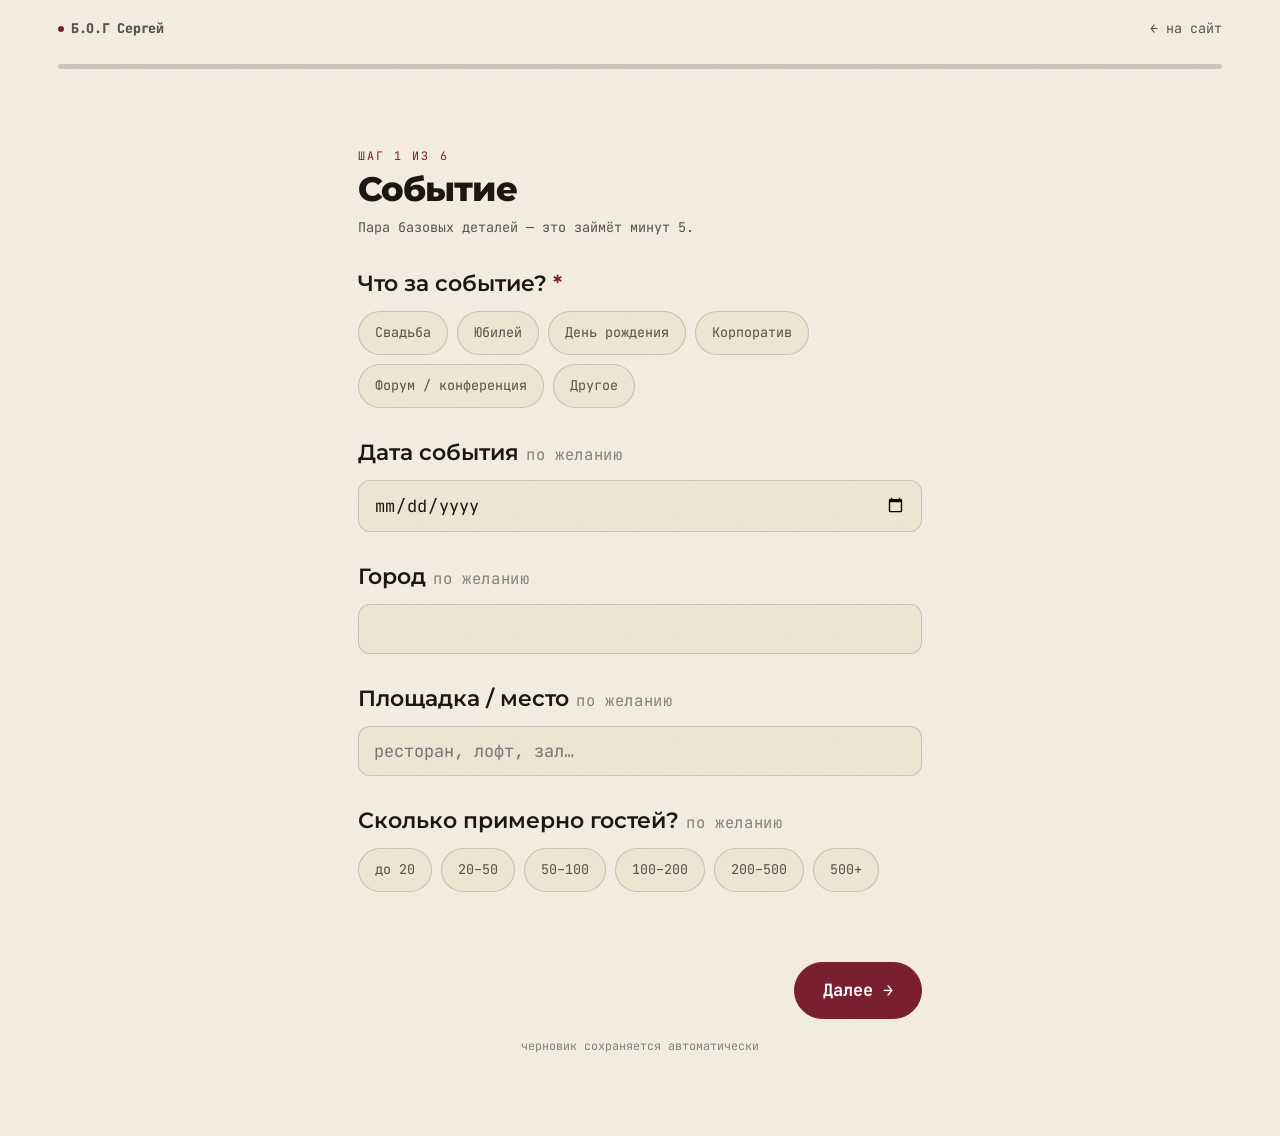
<file: anketa.html>
<!DOCTYPE html>
<html lang="ru" data-theme="light" data-anim="editorial">
<head>
<meta charset="UTF-8" />
<meta name="viewport" content="width=device-width, initial-scale=1.0" />
<link rel="icon" type="image/svg+xml" href="/favicon.svg" />
<title>Анкета события · Б.О.Г Сергей</title>
<meta name="description" content="Короткая анкета-бриф: расскажите о вашем событии — Сергей подготовит программу под вас." />
<meta name="robots" content="noindex, follow" />
<link rel="preconnect" href="https://fonts.googleapis.com" />
<link rel="preconnect" href="https://fonts.gstatic.com" crossorigin />
<link href="https://fonts.googleapis.com/css2?family=Montserrat:wght@600;700;800;900&family=Caveat:wght@600;700&family=JetBrains+Mono:wght@400;500;600&display=swap" rel="stylesheet" />
<link rel="stylesheet" href="css/studio.css?v=71" />
<style>
.bfwrap{max-width:680px;margin:0 auto;padding:clamp(16px,4vw,40px) var(--pad) 80px}
.bftop{display:flex;align-items:center;justify-content:space-between;padding:18px var(--pad);position:sticky;top:0;background:var(--bg);z-index:10}
.bftop a{font-family:var(--f-mono);font-size:var(--step--1);color:var(--paper-dim)}
.bflogo{font-family:var(--f-display);font-weight:800;letter-spacing:-.02em;display:inline-flex;align-items:center;gap:.5em}
.bflogo i{width:.5em;height:.5em;border-radius:50%;background:var(--accent)}
.bfprog{height:5px;background:var(--line);border-radius:999px;overflow:hidden;margin:6px var(--pad) 0}
.bfprog span{display:block;height:100%;background:var(--accent);width:0;transition:width .35s var(--ease)}
.bfhead{margin:clamp(20px,4vw,38px) 0 6px}
.bfstepn{font-family:var(--f-mono);font-size:var(--step--2);letter-spacing:.18em;text-transform:uppercase;color:var(--accent)}
.bftitle{font-family:var(--f-display);font-weight:800;letter-spacing:-.025em;font-size:clamp(1.7rem,1.2rem+2vw,2.6rem);color:var(--paper);line-height:1.05;margin-top:6px}
.bfsub{font-family:var(--f-mono);font-size:var(--step--1);color:var(--paper-dim);margin-top:10px}
.bffield{margin-top:clamp(18px,2.5vw,26px)}
.bflbl{display:block;font-family:var(--f-display);font-weight:600;font-size:var(--step-1);color:var(--paper);margin-bottom:10px}
.bflbl .opt{font-family:var(--f-mono);font-weight:400;font-size:.7em;color:var(--paper-faint);letter-spacing:.04em;margin-left:.5em}
.bflbl .bfreq{color:var(--accent)}
.bfi,.bft{width:100%;font-family:var(--f-body);font-size:var(--step-0);color:var(--paper);background:var(--bg-1);border:1.5px solid var(--line);border-radius:12px;padding:13px 15px;transition:border-color .2s}
.bft{resize:vertical;min-height:90px;line-height:1.6}
.bfi:focus,.bft:focus{outline:none;border-color:var(--accent)}
.bfchips{display:flex;flex-wrap:wrap;gap:9px}
.bfchip{font-family:var(--f-mono);font-size:var(--step--1);padding:10px 16px;border-radius:999px;border:1.5px solid var(--line);background:var(--bg-1);color:var(--paper-dim);cursor:pointer;transition:.18s;user-select:none}
.bfchip:hover{border-color:var(--line-2)}
.bfchip.on{background:var(--accent);border-color:var(--accent);color:#fff}
.bfcards{display:flex;flex-direction:column;gap:10px}
.bfcard{display:flex;gap:8px;flex-wrap:wrap;align-items:center}
.bfcard .bfi{flex:1;min-width:120px}
.bfcard .del{flex:0 0 auto;width:42px;height:46px;border:1.5px solid var(--line);border-radius:12px;background:var(--bg-1);color:var(--paper-dim);cursor:pointer;font-size:18px}
.bfcard .del:hover{border-color:var(--accent);color:var(--accent)}
.bfadd{align-self:flex-start;font-family:var(--f-mono);font-size:var(--step--1);color:var(--accent);background:none;border:1.5px dashed var(--line-2);border-radius:10px;padding:9px 14px;cursor:pointer}
.bfadd:hover{border-color:var(--accent)}
.bfconsent{display:flex;align-items:flex-start;gap:.7em;font-family:var(--f-mono);font-size:var(--step--1);line-height:1.55;color:var(--paper-dim);cursor:pointer}
.bfconsent input{width:1.2em;height:1.2em;margin-top:.15em;accent-color:var(--accent);flex:0 0 auto}
.bfconsent a{color:var(--accent);border-bottom:1px solid currentColor}
.bfnav{display:flex;gap:12px;justify-content:space-between;margin-top:clamp(26px,4vw,40px)}
.bfbtn{font-family:var(--f-body);font-weight:700;font-size:var(--step-0);border-radius:999px;padding:14px 28px;cursor:pointer;border:1.5px solid var(--line-2);background:transparent;color:var(--paper);transition:.2s}
.bfbtn:hover{border-color:var(--paper)}
.bfbtn--main{background:var(--accent);border-color:var(--accent);color:#fff;margin-left:auto}
.bfbtn--main:hover{filter:brightness(1.06)}
.bfbtn:disabled{opacity:.5;cursor:default}
.bferr{font-family:var(--f-mono);font-size:var(--step--1);color:var(--accent);margin-top:14px;min-height:1.2em}
.bfsaved{font-family:var(--f-mono);font-size:var(--step--2);color:var(--paper-faint);text-align:center;margin-top:18px}
.bfdone{text-align:center;padding:clamp(30px,8vw,70px) 0}
.bfdone .mark{width:64px;height:64px;border-radius:50%;background:var(--accent);color:#fff;display:grid;place-items:center;margin:0 auto 20px}
.bfdone .mark svg{width:32px;height:32px}
.bfdone h2{font-family:var(--f-display);font-weight:800;font-size:clamp(1.8rem,1.2rem+2.4vw,3rem);color:var(--paper);letter-spacing:-.02em}
.bfdone p{font-family:var(--f-mono);font-size:var(--step-0);color:var(--paper-dim);max-width:42ch;margin:14px auto 0;line-height:1.7}
</style>
</head>
<body>
<div class="grain" aria-hidden="true"></div>

<div class="bftop">
  <a href="index.html" class="bflogo"><i></i>Б.О.Г&nbsp;Сергей</a>
  <a href="index.html">← на сайт</a>
</div>
<div class="bfprog"><span id="bfbar"></span></div>

<main class="bfwrap" id="bfroot"></main>

<script>
(function(){
  "use strict";
  var META = ["name","contact","eventType","date","city","venue","guests"];

  var STEPS = [
    { title:"Событие", sub:"Пара базовых деталей — это займёт минут 5.", fields:[
      { type:"chips", key:"eventType", label:"Что за событие?", required:true, options:["Свадьба","Юбилей","День рождения","Корпоратив","Форум / конференция","Другое"] },
      { type:"date", key:"date", label:"Дата события", opt:true },
      { type:"text", key:"city", label:"Город", opt:true },
      { type:"text", key:"venue", label:"Площадка / место", opt:true, ph:"ресторан, лофт, зал…" },
      { type:"chips", key:"guests", label:"Сколько примерно гостей?", opt:true, options:["до 20","20–50","50–100","100–200","200–500","500+"] }
    ]},
    { title:"Как с вами связаться", sub:"Чтобы Сергей мог обсудить детали.", fields:[
      { type:"text", key:"name", label:"Как вас зовут?", required:true },
      { type:"text", key:"contact", label:"Телефон или Telegram", required:true, ph:"+7… или @username" },
      { type:"text", key:"socials", label:"Соцсети", opt:true, ph:"VK / Instagram (по желанию)" }
    ]},
    { title:"Формат и атмосфера", sub:"Чтобы вечер был именно вашим.", fields:[
      { type:"chips", multi:true, key:"mood", label:"Какое настроение хотите?", opt:true, options:["Тёплое, семейное","Динамичное, драйв","Торжественное","Неформальное","Камерное","Масштабное"] },
      { type:"textarea", key:"must", label:"Что точно должно быть?", opt:true },
      { type:"textarea", key:"avoid", label:"Чего точно НЕ нужно?", opt:true }
    ]},
    { title:"Программа и слово гостям", sub:"Можно пропустить и дополнить позже.", fields:[
      { type:"textarea", key:"keymoments", label:"Ключевые моменты / блоки программы", opt:true },
      { type:"cards", key:"speakers", label:"Кому дать слово / тосты", opt:true, cols:["Имя","Кто это / факт"] }
    ]},
    { title:"Музыка", sub:"", fields:[
      { type:"textarea", key:"music_key", label:"Важные композиции на ключевые моменты", opt:true },
      { type:"textarea", key:"music_stop", label:"Стоп-лист — что НЕ играть", opt:true },
      { type:"textarea", key:"music_dance", label:"Танцевальные предпочтения / жанры", opt:true }
    ]},
    { title:"Традиции", when:function(a){return a.eventType==="Свадьба";}, fields:[
      { type:"chips", multi:true, key:"traditions", label:"Какие традиции оставляем?", opt:true, options:["Каравай","Семейный очаг","Танец с родителями","Букет невесты","Бутоньерка","Торт"] },
      { type:"textarea", key:"love_story", label:"Пара слов о вашей истории", opt:true }
    ]},
    { title:"Детали события", when:function(a){return a.eventType && a.eventType!=="Свадьба";}, fields:[
      { type:"textarea", key:"hero", label:"О ком/чём событие, кто виновник торжества?", opt:true },
      { type:"textarea", key:"goal", label:"Цель и важные детали", opt:true },
      { type:"chips", multi:true, key:"tech", label:"Что нужно технически?", opt:true, options:["Микрофоны","Экран / проектор","Награждение","Выступления спикеров","Живая музыка"] }
    ]},
    { title:"Почти готово", sub:"Последний шаг.", fields:[
      { type:"textarea", key:"wishes", label:"Что ещё важно знать?", opt:true },
      { type:"consent", key:"consent", label:"", required:true }
    ]}
  ];

  var A = {};
  try { A = JSON.parse(localStorage.getItem("bog_brief_draft")||"{}") || {}; } catch(e){ A = {}; }
  var idx = 0;
  var root = document.getElementById("bfroot");
  var bar = document.getElementById("bfbar");

  function visible(){ return STEPS.filter(function(s){ return !s.when || s.when(A); }); }
  function save(){ try{ localStorage.setItem("bog_brief_draft", JSON.stringify(A)); }catch(e){} }
  function esc(s){ return String(s==null?"":s).replace(/[&<>"]/g,function(c){return {"&":"&amp;","<":"&lt;",">":"&gt;",'"':"&quot;"}[c];}); }

  function fieldHTML(f){
    var req = f.required ? '<span class="bfreq"> *</span>' : (f.opt ? '<span class="opt">по желанию</span>' : '');
    var lbl = f.label ? '<label class="bflbl">'+esc(f.label)+req+'</label>' : '';
    var v = A[f.key];
    if(f.type==="text") return '<div class="bffield">'+lbl+'<input class="bfi" data-k="'+f.key+'" type="text" value="'+esc(v||"")+'" placeholder="'+esc(f.ph||"")+'"></div>';
    if(f.type==="date") return '<div class="bffield">'+lbl+'<input class="bfi" data-k="'+f.key+'" type="date" value="'+esc(v||"")+'"></div>';
    if(f.type==="number") return '<div class="bffield">'+lbl+'<input class="bfi" data-k="'+f.key+'" type="number" inputmode="numeric" min="0" value="'+esc(v||"")+'" placeholder="'+esc(f.ph||"")+'"></div>';
    if(f.type==="textarea") return '<div class="bffield">'+lbl+'<textarea class="bft" data-k="'+f.key+'" placeholder="'+esc(f.ph||"")+'">'+esc(v||"")+'</textarea></div>';
    if(f.type==="chips"){
      var sel = f.multi ? (Array.isArray(v)?v:[]) : v;
      var chips = f.options.map(function(o){
        var on = f.multi ? (sel.indexOf(o)>=0) : (sel===o);
        return '<button type="button" class="bfchip'+(on?" on":"")+'" data-chip="'+f.key+'" data-val="'+esc(o)+'" data-multi="'+(f.multi?1:0)+'">'+esc(o)+'</button>';
      }).join("");
      return '<div class="bffield">'+lbl+'<div class="bfchips">'+chips+'</div></div>';
    }
    if(f.type==="cards"){
      var rows = (Array.isArray(v)?v:[]);
      if(!rows.length) rows=[{}];
      var html = rows.map(function(r,i){
        return '<div class="bfcard" data-card="'+f.key+'" data-i="'+i+'">'+
          f.cols.map(function(c,ci){ return '<input class="bfi" data-col="'+ci+'" type="text" placeholder="'+esc(c)+'" value="'+esc(r["c"+ci]||"")+'">'; }).join("")+
          '<button type="button" class="del" data-delcard="'+f.key+'" data-i="'+i+'">×</button></div>';
      }).join("");
      return '<div class="bffield">'+lbl+'<div class="bfcards" data-cards="'+f.key+'">'+html+'</div><button type="button" class="bfadd" data-addcard="'+f.key+'">+ добавить</button></div>';
    }
    if(f.type==="consent"){
      var on = !!v;
      return '<div class="bffield"><label class="bfconsent"><input type="checkbox" data-k="consent"'+(on?" checked":"")+'><span>Я даю согласие на обработку персональных данных и принимаю <a href="privacy.html" target="_blank">политику конфиденциальности</a>.</span></label></div>';
    }
    return "";
  }

  function render(){
    var steps = visible();
    if(idx>=steps.length) idx=steps.length-1;
    if(idx<0) idx=0;
    var step = steps[idx];
    bar.style.width = Math.round((idx)/(steps.length-1)*100)+"%";
    var last = idx===steps.length-1;
    root.innerHTML =
      '<div class="bfhead"><div class="bfstepn">Шаг '+(idx+1)+' из '+steps.length+'</div>'+
      '<h1 class="bftitle">'+esc(step.title)+'</h1>'+(step.sub?'<p class="bfsub">'+esc(step.sub)+'</p>':'')+'</div>'+
      step.fields.map(fieldHTML).join("")+
      '<p class="bferr" id="bferr"></p>'+
      '<div class="bfnav">'+
        (idx>0?'<button type="button" class="bfbtn" id="bfback">Назад</button>':'')+
        '<button type="button" class="bfbtn bfbtn--main" id="bfnext">'+(last?"Отправить":"Далее →")+'</button>'+
      '</div>'+
      '<p class="bfsaved">черновик сохраняется автоматически</p>';
    wire(step);
  }

  function wire(step){
    root.querySelectorAll("[data-k]").forEach(function(el){
      el.addEventListener(el.type==="checkbox"?"change":"input", function(){
        A[el.getAttribute("data-k")] = el.type==="checkbox" ? el.checked : el.value;
        save();
      });
    });
    root.querySelectorAll("[data-chip]").forEach(function(el){
      el.addEventListener("click", function(){
        var k=el.getAttribute("data-chip"), val=el.getAttribute("data-val"), multi=el.getAttribute("data-multi")==="1";
        if(multi){ var arr=Array.isArray(A[k])?A[k]:[]; var i=arr.indexOf(val); if(i>=0)arr.splice(i,1); else arr.push(val); A[k]=arr; el.classList.toggle("on"); }
        else { A[k]=val; root.querySelectorAll('[data-chip="'+k+'"]').forEach(function(c){c.classList.remove("on");}); el.classList.add("on"); }
        save();
      });
    });
    root.querySelectorAll("[data-card]").forEach(function(card){
      card.querySelectorAll("[data-col]").forEach(function(inp){
        inp.addEventListener("input", function(){ collectCards(card.getAttribute("data-card")); });
      });
    });
    root.querySelectorAll("[data-addcard]").forEach(function(b){
      b.addEventListener("click", function(){ var k=b.getAttribute("data-addcard"); var arr=Array.isArray(A[k])?A[k]:[]; arr.push({}); A[k]=arr; save(); render(); });
    });
    root.querySelectorAll("[data-delcard]").forEach(function(b){
      b.addEventListener("click", function(){ var k=b.getAttribute("data-delcard"); collectCards(k); var arr=Array.isArray(A[k])?A[k]:[]; arr.splice(parseInt(b.getAttribute("data-i"),10),1); A[k]=arr; save(); render(); });
    });
    var back=document.getElementById("bfback"); if(back) back.addEventListener("click", function(){ idx--; render(); window.scrollTo(0,0); });
    document.getElementById("bfnext").addEventListener("click", next);
  }

  function collectCards(k){
    var arr=[];
    root.querySelectorAll('[data-cards="'+k+'"] .bfcard').forEach(function(card){
      var o={}; card.querySelectorAll("[data-col]").forEach(function(inp){ o["c"+inp.getAttribute("data-col")]=inp.value; });
      arr.push(o);
    });
    A[k]=arr; save();
  }

  function next(){
    var steps=visible(), step=steps[idx], err=document.getElementById("bferr");
    for(var i=0;i<step.fields.length;i++){
      var f=step.fields[i];
      if(f.required){
        if(f.type==="consent" && !A.consent){ err.textContent="Поставьте, пожалуйста, галочку согласия."; return; }
        if(f.type!=="consent" && !(A[f.key]&&String(A[f.key]).trim())){ err.textContent="Заполните: "+(f.label||"обязательное поле"); return; }
      }
    }
    err.textContent="";
    if(idx<steps.length-1){ idx++; render(); window.scrollTo(0,0); }
    else submit();
  }

  function fmtVal(v){
    if(Array.isArray(v)){
      if(v.length && typeof v[0]==="object"){ return v.map(function(o){return Object.keys(o).map(function(k){return o[k];}).filter(Boolean).join(" — ");}).filter(Boolean).join("\n"); }
      return v.join(", ");
    }
    return v==null?"":String(v);
  }

  function submit(){
    var btn=document.getElementById("bfnext"); btn.disabled=true; btn.textContent="Отправляю…";
    var payload={ name:A.name||"", contact:A.contact||"", eventType:A.eventType||"", date:A.date||"", city:A.city||"", venue:A.venue||"", guests:A.guests||"", sections:[] };
    visible().forEach(function(step){
      var items=[];
      step.fields.forEach(function(f){
        if(META.indexOf(f.key)>=0 || f.type==="consent") return;
        var val=fmtVal(A[f.key]).trim();
        if(val) items.push({ q:f.label||f.key, a:val });
      });
      if(items.length) items.unshift; // noop
      if(items.length) payload.sections.push({ title:step.title, items:items });
    });
    fetch("/api/brief",{ method:"POST", headers:{"Content-Type":"application/json"}, body:JSON.stringify(payload) })
      .then(function(r){ return r.ok?r.json():null; })
      .then(function(d){
        if(d&&d.success){ try{localStorage.removeItem("bog_brief_draft");}catch(e){} done(); }
        else { btn.disabled=false; btn.textContent="Отправить"; document.getElementById("bferr").textContent="Не удалось отправить — проверьте имя/контакт и попробуйте снова."; }
      })
      .catch(function(){ btn.disabled=false; btn.textContent="Отправить"; document.getElementById("bferr").textContent="Ошибка сети — попробуйте ещё раз."; });
  }

  function done(){
    bar.style.width="100%";
    root.innerHTML='<div class="bfdone"><div class="mark"><svg viewBox="0 0 24 24" fill="none" stroke="currentColor" stroke-width="2.6"><path d="M5 12l5 5L20 7"/></svg></div>'+
      '<h2>Анкета отправлена!</h2><p>Спасибо! Сергей получил вашу анкету и свяжется с вами, чтобы обсудить детали. Можно закрывать страницу.</p>'+
      '<div style="margin-top:26px"><a class="bfbtn" href="index.html">← Вернуться на сайт</a></div></div>';
    window.scrollTo(0,0);
  }

  render();
})();
</script>
</body>
</html>
</file>
<file: css/studio.css>
/* =====================================================================
   ВЕДУЩИЙ — cinematic studio system (v2)
   Монохром: near-black + тёплый off-white. Весь цвет — из фотографий.
   Типографика: Onest (гротеск) + JetBrains Mono (тех-лейблы).
   ===================================================================== */

:root{
  --bg:        #0a0a0b;
  --bg-1:      #0e0e10;
  --bg-2:      #141417;
  --bg-3:      #1b1b1f;
  --paper:     #f4f2ec;   /* тёплый off-white текст */
  --paper-dim: rgba(244,242,236,.62);
  --paper-faint: rgba(244,242,236,.40);
  --line:      rgba(244,242,236,.14);
  --line-2:    rgba(244,242,236,.28);
  --white:     #ffffff;
  --accent:    #d23a40;   /* бордо-красный — заголовки на тёмной теме */
  --accent-2:  #e0a31f;   /* тёплый жёлтый — второй акцент */
  --hl:        #f6d56a;   /* мягкий жёлтый — маркер-выделение */
  --grid:      rgba(244,242,236,.05);   /* линии сетки-«миллиметровки» (по референс-постеру) */

  --f-display: "Montserrat", "Arimo", Arial, sans-serif;  /* плакатный жирный гротеск */
  --f-body:    "JetBrains Mono", ui-monospace, "Courier New", monospace;
  --f-mono:    "JetBrains Mono", ui-monospace, "Courier New", monospace;

  --step--2: clamp(.66rem,.62rem + .14vw,.74rem);
  --step--1: clamp(.74rem,.7rem + .2vw,.84rem);
  --step-0:  clamp(.95rem,.9rem + .25vw,1.06rem);
  --step-1:  clamp(1.1rem,.95rem + .55vw,1.4rem);
  --step-2:  clamp(1.5rem,1.2rem + 1.3vw,2.3rem);
  --step-3:  clamp(2.1rem,1.5rem + 2.8vw,3.8rem);
  --step-4:  clamp(2.8rem,1.7rem + 5.2vw,6.2rem);
  --step-5:  clamp(3.4rem,1.4rem + 9vw,10rem);

  --pad: clamp(18px,4.5vw,72px);
  --maxw: 1560px;
  --sp: clamp(64px, 6.5vw, 104px);      /* единый вертикальный ритм между блоками */
  --head-gap: clamp(32px, 4vw, 56px);   /* отступ заголовка секции до контента */
  --ease: cubic-bezier(.22,1,.36,1);
  --ease-io: cubic-bezier(.76,0,.24,1);
}

*,*::before,*::after{ box-sizing:border-box; margin:0; padding:0; }
html{ -webkit-text-size-adjust:100%; overflow-x:clip; }
html.lenis,html.lenis body{ height:auto; }
.lenis.lenis-smooth{ scroll-behavior:auto !important; }
.lenis.lenis-stopped{ overflow:hidden; }

body{
  font-family:var(--f-body);
  font-size:var(--step-0);
  line-height:1.55;
  color:var(--paper);
  background:var(--bg);
  -webkit-font-smoothing:antialiased;
  text-rendering:optimizeLegibility;
  overflow-x:clip;
}
img,video,svg{ display:block; max-width:100%; }
a{ color:inherit; text-decoration:none; }
button{ font:inherit; color:inherit; background:none; border:none; cursor:pointer; }
ul{ list-style:none; }
::selection{ background:var(--paper); color:var(--bg); }

/* ---------- grain ---------- */
.grain{
  position:fixed; inset:-50%; z-index:9000; pointer-events:none; opacity:.045; mix-blend-mode:screen;
  background-image:url("data:image/svg+xml,%3Csvg xmlns='http://www.w3.org/2000/svg' width='160' height='160'%3E%3Cfilter id='n'%3E%3CfeTurbulence type='fractalNoise' baseFrequency='.9' numOctaves='2' stitchTiles='stitch'/%3E%3C/filter%3E%3Crect width='100%25' height='100%25' filter='url(%23n)'/%3E%3C/svg%3E");
  animation:grain 6s steps(6) infinite;
}
@keyframes grain{ 0%{transform:translate(0,0)}20%{transform:translate(-4%,3%)}40%{transform:translate(3%,-3%)}60%{transform:translate(-2%,4%)}80%{transform:translate(4%,2%)}100%{transform:translate(0,0)} }

/* ---------- layout ---------- */
.wrap{ width:100%; max-width:var(--maxw); margin-inline:auto; padding-inline:var(--pad); }
.section{ padding-block:var(--sp); position:relative; }
.section--tight{ padding-block:var(--sp); }

/* ---------- type primitives ---------- */
.mono{ font-family:var(--f-mono); }
.label{
  font-family:var(--f-mono); font-size:var(--step--1); letter-spacing:.22em; text-transform:uppercase;
  color:var(--paper-dim); font-weight:500; display:inline-flex; align-items:center; gap:.7em;
}
.label::before{ content:"["; color:var(--paper-faint); }
.label::after{ content:"]"; color:var(--paper-faint); }
.label--plain::before,.label--plain::after{ content:""; }
.label--plain{ gap:.7em; }
.label--dash::before{ content:""; width:clamp(18px,3vw,40px); height:1px; background:currentColor; opacity:.6; }
.label--dash::after{ content:""; }

.idx{ font-family:var(--f-mono); font-size:var(--step--1); letter-spacing:.1em; color:var(--paper-dim); }

.display{ font-family:var(--f-display); font-weight:800; line-height:.92; letter-spacing:-.025em; font-size:var(--step-4); }
.h1{ font-family:var(--f-display); font-weight:800; line-height:.96; letter-spacing:-.02em; font-size:var(--step-4); }
.h2{ font-family:var(--f-display); font-weight:700; line-height:1.0; letter-spacing:-.018em; font-size:var(--step-3); }
.h3{ font-family:var(--f-display); font-weight:600; line-height:1.06; letter-spacing:-.01em; font-size:var(--step-2); }
.lead{ font-size:var(--step-1); line-height:1.5; color:var(--paper); font-weight:400; max-width:40ch; }
.muted{ color:var(--paper-dim); }
.mono-body{ font-family:var(--f-mono); font-size:var(--step-0); line-height:1.75; letter-spacing:.01em; color:var(--paper-dim); }
.mono-body--just{ text-align:justify; }
.up{ text-transform:uppercase; }

/* ---------- buttons / links ---------- */
.btn{
  position:relative; display:inline-flex; align-items:center; gap:.8em;
  padding:.95em 1.5em; border-radius:999px; border:1px solid var(--line-2);
  font-family:var(--f-mono); font-size:var(--step--1); font-weight:500; letter-spacing:.14em; text-transform:uppercase;
  color:var(--paper); background:transparent; overflow:hidden; isolation:isolate;
  transition:color .5s var(--ease), border-color .5s var(--ease);
}
.btn::before{ content:""; position:absolute; inset:0; z-index:-1; background:var(--paper); transform:translateY(101%); transition:transform .55s var(--ease); }
.btn:hover{ color:var(--bg); border-color:var(--paper); }
.btn:hover::before{ transform:translateY(0); }
.btn--solid{ background:var(--paper); color:var(--bg); border-color:var(--paper); }
.btn--solid::before{ background:var(--bg); }
.btn--solid:hover{ color:var(--paper); }
.btn__play{ width:1.5em; height:1.5em; border-radius:50%; border:1px solid currentColor; display:grid; place-items:center; }
.btn__play svg{ width:.5em; fill:currentColor; transform:translateX(1px); }

.alink{ display:inline-flex; align-items:center; gap:.6em; font-family:var(--f-mono); font-size:var(--step--1);
  letter-spacing:.14em; text-transform:uppercase; color:var(--paper); }
.alink svg{ width:1.3em; transition:transform .4s var(--ease); }
.alink:hover svg{ transform:translate(.35em,-.35em); }

/* ---------- nav ---------- */
.nav{ position:fixed; inset:0 0 auto 0; z-index:7000; display:flex; align-items:center; justify-content:space-between;
  padding:clamp(14px,2vw,22px) var(--pad); transition:transform .5s var(--ease); }
.nav--hidden{ transform:translateY(-130%); }
.nav__logo{ font-family:var(--f-mono); font-weight:600; letter-spacing:.16em; text-transform:uppercase; font-size:var(--step--1);
  display:inline-flex; align-items:center; gap:.6em; }
.nav__logo i{ width:.5em; height:.5em; border-radius:50%; background:var(--paper); display:inline-block; }
.nav__pill{ display:flex; gap:.2em; padding:.35em; border-radius:999px; border:1px solid var(--line);
  background:rgba(10,10,11,.5); backdrop-filter:blur(14px); -webkit-backdrop-filter:blur(14px); }
.nav__pill a{ font-family:var(--f-mono); font-size:var(--step--1); letter-spacing:.12em; text-transform:uppercase;
  padding:.55em .9em; border-radius:999px; color:var(--paper-dim); transition:color .3s, background .3s; white-space:nowrap; }
.nav__pill a:hover{ color:var(--paper); }
.nav__pill a[aria-current="page"],.nav__pill a.is-active{ background:var(--paper); color:var(--bg); }
.nav__icons{ display:flex; gap:.5em; }
.iconbtn{ width:2.6em; height:2.6em; border-radius:50%; border:1px solid var(--line-2); display:grid; place-items:center;
  color:var(--paper); transition:background .35s var(--ease), color .35s var(--ease), border-color .35s; }
.iconbtn svg{ width:1.05em; height:1.05em; }
.iconbtn:hover{ background:var(--paper); color:var(--bg); border-color:var(--paper); }
.nav__burger{ display:none; }
@media (max-width:1040px){
  .nav__pill{ display:none; }
  .nav__icons .iconbtn:not(.iconbtn--keep){ display:none; }
  .nav__burger{ display:grid; place-items:center; width:2.6em; height:2.6em; border-radius:50%; border:1px solid var(--line-2); gap:4px; }
  .nav__burger span{ width:16px; height:1.5px; background:var(--paper); display:block; transition:transform .35s var(--ease),opacity .3s; }
  .nav__burger.is-open span:nth-child(1){ transform:translateY(5.5px) rotate(45deg); }
  .nav__burger.is-open span:nth-child(2){ opacity:0; }
  .nav__burger.is-open span:nth-child(3){ transform:translateY(-5.5px) rotate(-45deg); }
}
.menu{ position:fixed; inset:0; z-index:6900; background:var(--bg-1); display:flex; flex-direction:column; justify-content:center;
  padding:var(--pad); clip-path:inset(0 0 100% 0); transition:clip-path .7s var(--ease-io); pointer-events:none; }
.menu.is-open{ clip-path:inset(0 0 0 0); pointer-events:auto; }
.menu a{ font-family:var(--f-display); font-weight:700; font-size:clamp(2rem,9vw,3.4rem); letter-spacing:-.02em;
  line-height:1.18; padding:.1em 0; display:flex; align-items:baseline; gap:.5em; border-bottom:1px solid var(--line); }
.menu a small{ font-family:var(--f-mono); font-size:.8rem; color:var(--paper-dim); letter-spacing:.1em; }

/* ---------- hero ---------- */
.hero{ position:relative; min-height:100svh; display:flex; flex-direction:column; justify-content:center; align-items:center;
  overflow:hidden; isolation:isolate; text-align:center; }
.hero__media{ position:absolute; inset:0; z-index:-2; }
.hero__media img{ width:100%; height:100%; object-fit:cover; object-position:50% 28%;
  filter:contrast(1.03) saturate(1.04);
  transform:scale(1.04); animation:kenburns 28s var(--ease-io) infinite alternate; }
@keyframes kenburns{ from{ transform:scale(1.04) translate(0,0); } to{ transform:scale(1.1) translate(0,-1%); } }
.hero__scrim{ position:absolute; inset:0; z-index:-1;
  background:linear-gradient(180deg, rgba(10,10,11,.5), rgba(10,10,11,.22) 34% 56%, rgba(10,10,11,.92)),
             radial-gradient(120% 92% at 50% 44%, rgba(10,10,11,.2), rgba(10,10,11,.58) 82%); }

.hero__word{
  font-family:var(--f-display); font-weight:900; line-height:.9; letter-spacing:-.045em;
  font-size:clamp(3rem,1.2rem + 8vw,8.5rem); width:100%; padding-inline:var(--pad);
  background-image:radial-gradient(circle at center, var(--white) 0 36%, transparent 40%);
  background-size:.115em .115em; background-position:center;
  -webkit-background-clip:text; background-clip:text;
  -webkit-text-fill-color:transparent; color:transparent;
  filter:drop-shadow(0 0 10px rgba(255,255,255,.25)) drop-shadow(0 4px 30px rgba(0,0,0,.5));
}
/* image wordmark variant (PNG halftone «ВЕДУЩИЙ») */
.hero__word--img{ background:none; -webkit-text-fill-color:initial; color:transparent; line-height:0; }
.hero__word--img img{ display:block; width:min(100%, 1265px); height:auto; margin-inline:auto; }
.hero__tagline{ font-family:var(--f-mono); font-size:var(--step--1); letter-spacing:.14em; text-transform:uppercase;
  line-height:1.9; color:var(--paper); max-width:40ch; margin-top:clamp(22px,3vw,40px); }
.hero__eyebrow{ margin-bottom:clamp(20px,3vw,38px); color:var(--paper); }
.hero__top{ position:absolute; top:clamp(78px,10vh,120px); left:var(--pad); right:var(--pad); display:flex;
  justify-content:space-between; gap:1rem; font-family:var(--f-mono); font-size:var(--step--2); letter-spacing:.2em;
  text-transform:uppercase; color:var(--paper-dim); }
.hero__rec{ display:inline-flex; align-items:center; gap:.5em; }
.hero__rec i{ width:.55em; height:.55em; border-radius:50%; background:var(--white); animation:blink 1.5s steps(1) infinite; }
@keyframes blink{ 50%{ opacity:.2 } }
.hero__scroll{ position:absolute; bottom:clamp(20px,3vw,38px); left:50%; transform:translateX(-50%);
  font-family:var(--f-mono); font-size:var(--step--2); letter-spacing:.28em; text-transform:uppercase; color:var(--paper-dim);
  display:flex; flex-direction:column; align-items:center; gap:.8em; }
.hero__scroll i{ width:1px; height:42px; background:linear-gradient(var(--paper),transparent); position:relative; overflow:hidden; }
.hero__scroll i::after{ content:""; position:absolute; inset:0; background:var(--white); animation:drop 1.8s var(--ease-io) infinite; }
@keyframes drop{ 0%{ transform:translateY(-100%) } 60%,100%{ transform:translateY(100%) } }

/* ---------- statement ---------- */
.statement{ text-align:center; display:flex; flex-direction:column; align-items:center; }
.statement__media{ width:min(420px,72vw); aspect-ratio:3/4; margin-bottom:clamp(34px,5vw,64px); }
.statement__title{ font-family:var(--f-display); font-weight:700; font-size:var(--step-3); line-height:1.05; letter-spacing:-.02em;
  max-width:20ch; }
.statement__title em{ font-style:normal; color:var(--paper-dim); }
.statement__sub{ margin-top:clamp(20px,3vw,32px); max-width:54ch; }

/* ---------- media frame (grayscale -> colour) ---------- */
.media{ position:relative; overflow:hidden; background:var(--bg-2); }
.media img{ width:100%; height:100%; object-fit:cover; filter:grayscale(.55) contrast(1.05) brightness(.92);
  transform:scale(1.001); transition:filter 1s var(--ease), transform 1.4s var(--ease); }
.media.in-view img,.media:hover img{ filter:grayscale(0) contrast(1.03); }
.media:hover img{ transform:scale(1.05); }
.media__tag{ position:absolute; left:clamp(12px,1.4vw,18px); top:clamp(12px,1.4vw,18px); z-index:2;
  font-family:var(--f-mono); font-size:var(--step--2); letter-spacing:.18em; text-transform:uppercase; color:var(--paper);
  mix-blend-mode:difference; }
.media__corner{ position:absolute; width:16px; height:16px; border:1px solid rgba(255,255,255,.5); z-index:2; }
.media__corner.tl{ top:10px; left:10px; border-right:0; border-bottom:0; }
.media__corner.br{ bottom:10px; right:10px; border-left:0; border-top:0; }

/* ---------- stories / roles ---------- */
.stories{ position:relative; }
.stories__head{ display:flex; justify-content:space-between; align-items:flex-end; gap:2rem; flex-wrap:wrap;
  margin-bottom:var(--head-gap); }
.story{
  position:relative; display:grid;
  grid-template-columns:auto minmax(0,1.4fr) clamp(150px,15vw,230px) auto;
  align-items:center; column-gap:clamp(24px,3.2vw,60px); row-gap:.6em;
  padding:clamp(26px,3.2vw,46px) 0; border-top:1px solid var(--line); text-decoration:none; color:inherit;
}
.stories .story:last-child{ border-bottom:1px solid var(--line); }
.story__idx{ font-family:var(--f-mono); font-size:var(--step--1); color:var(--paper-dim); align-self:start; padding-top:.6em; letter-spacing:.1em; }
.story__meta{ display:flex; flex-direction:column; gap:.55em; min-width:0; }
.story__title{ font-family:var(--f-display); font-weight:800; font-size:clamp(1.9rem,4.4vw,4rem); line-height:1.0; letter-spacing:-.03em;
  text-wrap:balance; overflow-wrap:break-word; transition:transform .55s var(--ease), opacity .4s; }
.story__desc{ color:var(--paper-dim); font-size:var(--step-0); max-width:44ch; }
.story__thumb{ width:100%; aspect-ratio:4/3; border-radius:3px; overflow:hidden; opacity:1; transform:none; }
.story__thumb img{ width:100%; height:100%; object-fit:cover; filter:grayscale(.85) contrast(1.02);
  transform:scale(1.02); transition:filter .7s var(--ease), transform .9s var(--ease); }
.story__arrow{ width:clamp(48px,5vw,72px); height:clamp(48px,5vw,72px); border-radius:50%; border:1px solid var(--line-2);
  display:grid; place-items:center; flex:none; justify-self:end;
  transition:background .45s var(--ease), color .45s var(--ease), border-color .45s, transform .55s var(--ease); }
.story__arrow svg{ width:38%; }
.story:hover .story__title{ transform:translateX(.15em); }
.story:hover .story__arrow{ background:var(--accent); color:#fff; border-color:var(--accent); transform:rotate(-45deg); }
.story:hover .story__thumb img{ filter:grayscale(0); transform:scale(1.07); }
@media (max-width:1024px){
  .story{ grid-template-columns:auto minmax(0,1fr) auto; }
  .story__thumb{ display:none; }
}
@media (max-width:560px){
  .story{ grid-template-columns:1fr; }
  .story__idx{ padding-top:0; }
  .story__arrow{ display:none; }
}

/* full-bleed feature story (big image + overlay title) */
.feature{ position:relative; min-height:84svh; display:flex; align-items:flex-end; overflow:hidden; isolation:isolate;
  padding:clamp(24px,4vw,56px) var(--pad); }
.feature img{ position:absolute; inset:0; width:100%; height:100%; object-fit:cover; z-index:-2;
  filter:grayscale(.35) brightness(.7) contrast(1.05); transform:scale(1.04); }
.feature::after{ content:""; position:absolute; inset:0; z-index:-1;
  background:linear-gradient(180deg, rgba(10,10,11,.3), transparent 40%, rgba(10,10,11,.85)); }
.feature__title{ font-family:var(--f-display); font-weight:800; font-size:var(--step-4); line-height:.96; letter-spacing:-.02em; }
.feature__row{ display:flex; justify-content:space-between; align-items:flex-end; gap:2rem; flex-wrap:wrap; width:100%; }

/* ---------- reel (horizontal moments) ---------- */
.reel{ display:grid; grid-auto-flow:column; grid-auto-columns:minmax(240px,30vw); gap:clamp(12px,1.5vw,20px);
  overflow-x:auto; scroll-snap-type:x mandatory; padding-bottom:1rem; scrollbar-width:none; }
.reel::-webkit-scrollbar{ display:none; }
.reel__item{ scroll-snap-align:start; }
.reel__item .media{ aspect-ratio:4/5; }
.reel__cap{ display:flex; justify-content:space-between; gap:1rem; margin-top:.8em;
  font-family:var(--f-mono); font-size:var(--step--2); letter-spacing:.12em; text-transform:uppercase; color:var(--paper-dim); }
.reel__cap b{ color:var(--paper); font-weight:500; }

/* ---------- clients marquee ---------- */
.marquee{ overflow:hidden; display:flex; white-space:nowrap; border-block:1px solid var(--line); padding-block:clamp(16px,2.4vw,30px); }
.marquee__track{ display:flex; flex:none; align-items:center; animation:marq 38s linear infinite; }
.marquee--rev .marquee__track{ animation-direction:reverse; }
.marquee__track span{ font-family:var(--f-display); font-weight:600; font-size:clamp(1.4rem,3.4vw,2.6rem); letter-spacing:-.01em;
  padding-inline:clamp(18px,3vw,44px); display:inline-flex; align-items:center; gap:clamp(18px,3vw,44px); color:var(--paper-dim); }
.marquee__track span::after{ content:"✳"; font-size:.42em; color:var(--paper-faint); }
.marquee:hover .marquee__track{ animation-play-state:paused; }
@keyframes marq{ to{ transform:translateX(-50%); } }

/* ---------- footer / contact ---------- */
.footer{ background:#0c0c0e; border-top:1px solid var(--line); padding-block:var(--sp);
  --paper:#f3f1ec; --paper-dim:rgba(243,241,236,.64); --paper-faint:rgba(243,241,236,.44);
  --line:rgba(243,241,236,.16); --line-2:rgba(243,241,236,.32); --accent:#d23a40;
  color:var(--paper); }
.footer__top{ display:grid; gap:clamp(28px,5vw,64px); grid-template-columns:1fr; }
@media (min-width:880px){ .footer__top{ grid-template-columns:1.5fr 1fr; align-items:start; } }
.footer__cta{ font-family:var(--f-display); font-weight:700; font-size:var(--step-3); line-height:1.0; letter-spacing:-.02em; }
.footer__cta em{ font-style:normal; color:var(--paper-dim); }
.footer__contacts{ display:flex; flex-direction:column; gap:.9rem; }
.footer__link{ font-family:var(--f-display); font-size:var(--step-1); display:inline-flex; align-items:center; gap:.5em; width:fit-content;
  border-bottom:1px solid transparent; transition:border-color .3s; }
.footer__link:hover{ border-color:var(--line-2); }
.footer__cols{ display:flex; flex-wrap:wrap; gap:clamp(22px,4vw,54px); margin-top:clamp(36px,6vw,72px); }
.footer__col h5{ font-family:var(--f-mono); font-size:var(--step--1); letter-spacing:.18em; text-transform:uppercase; color:var(--paper-faint); margin-bottom:1em; }
.footer__col a{ display:block; padding:.28em 0; color:var(--paper-dim); transition:color .3s; }
.footer__col a:hover{ color:var(--paper); }
.footer__big{ font-family:var(--f-display); font-weight:800; font-size:clamp(3.4rem,20vw,18rem); line-height:.8; letter-spacing:-.04em;
  color:transparent; -webkit-text-stroke:1px var(--line-2); margin-top:clamp(30px,5vw,64px); overflow:hidden; }
.footer__big--img{ overflow:visible; -webkit-text-stroke:0; }
.footer__big--img img{ display:block; width:100%; height:auto; opacity:.55; }
.footer__bottom{ display:flex; justify-content:space-between; flex-wrap:wrap; gap:1rem; margin-top:clamp(34px,5vw,60px);
  padding-top:1.4rem; border-top:1px solid var(--line); font-family:var(--f-mono); font-size:var(--step--2); letter-spacing:.1em;
  text-transform:uppercase; color:var(--paper-faint); }

/* ---------- custom cursor ---------- */
.cur,.cur-ring{ position:fixed; top:0; left:0; z-index:9500; pointer-events:none; border-radius:50%; transform:translate(-50%,-50%); mix-blend-mode:difference; }
.cur{ width:6px; height:6px; background:#fff; }
.cur-ring{ width:34px; height:34px; border:1px solid rgba(255,255,255,.65); transition:width .3s var(--ease), height .3s var(--ease); }
.cur-ring.is-hover{ width:58px; height:58px; }
.cur-ring.is-view{ width:74px; height:74px; }
.cur-ring .cur-ring__txt{ font-family:var(--f-mono); font-size:9px; letter-spacing:.1em; text-transform:uppercase; color:#fff; opacity:0; transition:opacity .3s; }
.cur-ring.is-view .cur-ring__txt{ opacity:1; }
body.cur-on{ cursor:none; }
body.cur-on a,body.cur-on button{ cursor:none; }
@media (hover:none),(pointer:coarse){ .cur,.cur-ring{ display:none !important; } body.cur-on{ cursor:auto; } }

/* ---------- reveal (progressive enhancement) ---------- */
html.anim [data-reveal]{ opacity:0; }
html.anim [data-reveal="up"]{ transform:translateY(34px); }
html.anim [data-reveal="clip"]{ clip-path:inset(0 0 100% 0); opacity:1; }
html.anim [data-reveal="scale"]{ opacity:0; }
html.anim .media[data-reveal]{ opacity:1; }

@media (prefers-reduced-motion:reduce){
  *,*::before,*::after{ animation-duration:.001ms !important; animation-iteration-count:1 !important; transition-duration:.001ms !important; }
  .hero__media img,.marquee__track{ animation:none !important; }
}

/* ---------- misc ---------- */
.eyebrow-row{ display:flex; justify-content:space-between; align-items:flex-end; gap:2rem; flex-wrap:wrap; margin-bottom:var(--head-gap); }
.split{ display:grid; gap:clamp(24px,4vw,64px); grid-template-columns:1fr; }
@media (min-width:900px){ .split-2{ grid-template-columns:1fr 1fr; } .split-31{ grid-template-columns:1.5fr 1fr; } }
.mt-s{ margin-top:1.1rem; } .mt-m{ margin-top:2rem; } .mt-l{ margin-top:clamp(28px,4vw,52px); }
.center{ text-align:center; }
.maxw-prose{ max-width:62ch; } .maxw-head{ max-width:16ch; }
.word{ display:inline-block; overflow:hidden; vertical-align:top; }
.word__in{ display:inline-block; will-change:transform; }
@media (max-width:600px){
  .hero__word{ font-size:clamp(2.4rem,13vw,4.4rem); background-size:.1em .1em; letter-spacing:-.03em; }
  .story__title,.feature__title{ font-size:clamp(1.9rem,9vw,3rem); }
  .footer__cta,.statement__title{ font-size:clamp(1.8rem,7.5vw,2.6rem); }
}

/* ===== Helvetica-class typography (per reference screenshots) ===== */
/* нейтральный гротеск, medium-вес как на референсе — не жирный */
.display,.h1,.h2,.h3,.story__title,.feature__title,.statement__title,
.footer__cta,.menu a,.marquee__track span{ font-weight:500; letter-spacing:-.02em; }
.story__title{ font-size:clamp(2.1rem,5vw,4.8rem); line-height:1.02; }
.feature__title{ font-size:clamp(2.4rem,6vw,5.4rem); line-height:1.0; }
.hero__word{ font-weight:700; letter-spacing:-.02em; }
.footer__big{ font-weight:700; letter-spacing:-.03em; }
/* mono «остальной текст» — чуть просторнее для читаемости */
body{ line-height:1.62; }
.story__desc,.lead{ letter-spacing:.005em; }

/* ===== роли кликабельны + клики проходят сквозь пустую навигацию ===== */
.story{ cursor:pointer; }
.nav{ pointer-events:none; }
.nav__logo,.nav__pill,.nav__icons,.nav__burger{ pointer-events:auto; }

/* ===== detail overlay: 1) кинематографичный hero  2) кейс-разворот  3) офферинги ===== */
.detail{ position:fixed; inset:0; z-index:5000; overflow-y:auto; -webkit-overflow-scrolling:touch;
  opacity:0; visibility:hidden; pointer-events:none; transition:opacity .35s var(--ease), visibility 0s linear .4s;
  background:#f4ede0; --paper:#1c1712; --paper-dim:rgba(28,23,18,.66); --paper-faint:rgba(28,23,18,.5);
  --line:rgba(28,23,18,.14); --line-2:rgba(28,23,18,.28); --bg:#f4ede0; --accent:#7a1f2e; color:var(--paper); }
.detail.is-open{ opacity:1; visibility:visible; pointer-events:auto; transition:opacity .3s var(--ease); }
.detail__footer{ position:relative; z-index:2; }
.detail__body{ position:relative; z-index:2; }

/* 1) кинематографичный hero (исходный): фикс-фото на весь экран + центр-текст */
.detail__media{ position:fixed; inset:0; z-index:0; overflow:hidden; will-change:transform; }
.detail__media img{ width:100%; height:100%; object-fit:cover; }
.detail__scrim{ position:fixed; inset:0; z-index:1; pointer-events:none;
  background:linear-gradient(180deg, rgba(10,10,11,.62), rgba(10,10,11,.34) 38%, rgba(10,10,11,.9)),
             radial-gradient(120% 100% at 50% 42%, rgba(10,10,11,.12), rgba(10,10,11,.62) 86%); }
/* На отдельных страницах мероприятий (weddings.html и т.д.) hero — не оверлей,
   а первая секция страницы. Media и scrim позиционируются абсолютно внутри .detail__hero. */
body.page-detail .detail__hero{ overflow:hidden; isolation:isolate; }
body.page-detail .detail__media,
body.page-detail .detail__scrim{ position:absolute; }
.detail__hero{ position:relative; z-index:2; min-height:100svh; display:flex; flex-direction:column;
  align-items:center; justify-content:center; text-align:center;
  padding:clamp(96px,14vh,150px) var(--pad) clamp(60px,10vh,110px);
  --paper:#f3f1ec; --paper-dim:rgba(243,241,236,.62); --paper-faint:rgba(243,241,236,.42); color:var(--paper); }
.detail__inner{ position:relative; z-index:2; max-width:min(64ch,800px); display:flex; flex-direction:column; align-items:center; gap:clamp(14px,2.2vw,26px); }
.detail__tag{ color:#fff; }
.detail__title{ font-family:var(--f-display); font-weight:800; text-transform:uppercase; letter-spacing:-.03em;
  line-height:.96; font-size:clamp(2.6rem, 1.4rem + 5vw, 6rem); color:#fff; }
.detail__text{ display:flex; flex-direction:column; gap:.7em; }
.detail__text p{ font-family:var(--f-mono); font-size:var(--step-0); line-height:1.8; color:var(--paper); }
.detail__meta{ font-family:var(--f-mono); font-size:var(--step--1); letter-spacing:.14em; text-transform:uppercase; color:var(--paper-faint); }
.detail__play{ margin-top:.6em; }

/* 2) кейс-разворот (по референсу WHARF HOUSE), светлый */
.detail__case{ position:relative; z-index:2; background:#f4ede0; padding:clamp(64px,9vw,150px) 0; }
.detail__casein{ display:grid; grid-template-columns:1fr; gap:clamp(34px,4vw,60px); align-items:start; }
@media (min-width:900px){ .detail__casein{ grid-template-columns:.85fr 1.15fr; } }
.detail__lead{ min-width:0; }
.detail__catag{ color:var(--accent); }
.detail__catitle{ font-family:var(--f-display); font-weight:800; text-transform:uppercase; letter-spacing:-.035em;
  line-height:.94; font-size:clamp(2.2rem, 1.3rem + 2.6vw, 4rem); color:var(--accent); margin:.16em 0 .3em; overflow-wrap:break-word; }
.detail__cameta{ font-family:var(--f-mono); font-size:var(--step--1); letter-spacing:.04em; color:var(--paper-dim); }
.detail__thumbs{ display:flex; gap:8px; flex-wrap:wrap; margin:clamp(18px,2vw,30px) 0; }
.detail__thumbs figure{ margin:0; width:clamp(52px,5vw,74px); aspect-ratio:1; overflow:hidden; border-radius:3px; background:#e6dcc6; }
.detail__thumbs img{ width:100%; height:100%; object-fit:cover; filter:grayscale(.6) contrast(1.03); }
.detail__caabout{ margin-top:clamp(12px,1.4vw,18px); }
.detail__caabout p{ font-family:var(--f-mono); font-size:var(--step--1); line-height:1.75; color:var(--paper-dim); max-width:44ch; }
.detail__caabout p + p{ margin-top:.85em; }
.detail__links{ display:flex; flex-direction:column; align-items:flex-start; gap:.55em; margin-top:clamp(22px,2.5vw,34px); }
.detail__plus{ font-family:var(--f-mono); font-size:var(--step--1); letter-spacing:.03em; color:var(--paper);
  border-bottom:1px solid var(--line-2); padding-bottom:.12em; transition:color .3s, border-color .3s; cursor:pointer; }
.detail__plus:hover{ color:var(--accent); border-color:var(--accent); }
.detail__main{ margin:0; overflow:hidden; border-radius:6px; aspect-ratio:4/3; background:#e6dcc6; }
@media (min-width:900px){ .detail__main{ aspect-ratio:5/4; } }
.detail__caimg{ width:100%; height:100%; object-fit:cover; display:block; }

/* кнопка «закрыть» — справа сверху */
.detail__back{ position:fixed; top:clamp(14px,2vw,22px); left:auto; right:var(--pad); z-index:7100;
  width:2.8em; height:2.8em; border-radius:50%; border:1px solid rgba(255,255,255,.25);
  display:grid; place-items:center; color:#fff; background:rgba(20,12,14,.55);
  backdrop-filter:blur(8px); -webkit-backdrop-filter:blur(8px);
  opacity:0; transform:scale(.8); pointer-events:none;
  transition:opacity .4s var(--ease), transform .4s var(--ease), background .3s, color .3s, border-color .3s; }
.detail__back svg{ width:1.1em; height:1.1em; }
body.detail-open .detail__back{ opacity:1; transform:scale(1); pointer-events:auto; }
body.detail-open .detail__back:hover{ background:var(--accent); color:#fff; border-color:var(--accent); }

/* На страницах мероприятий nav остаётся видимой — но детальная страница светлая,
   поэтому даём логотипу/иконкам/бургеру такой же тёмный pill-чип, как у nav__pill.
   Так навигация одинаково читается и над кинематографичным hero, и над светлыми блоками. */
body.detail-open .nav__logo, body.page-detail .nav__logo{
  padding:.55em .9em; border-radius:999px; color:#f3f1ec;
  background:rgba(10,10,11,.5); backdrop-filter:blur(14px); -webkit-backdrop-filter:blur(14px);
  border:1px solid rgba(243,241,236,.16);
}
body.detail-open .nav__logo i, body.page-detail .nav__logo i{ background:#f3f1ec; }
body.detail-open .iconbtn, body.page-detail .iconbtn{
  color:#f3f1ec;
  background:rgba(10,10,11,.5); backdrop-filter:blur(14px); -webkit-backdrop-filter:blur(14px);
  border-color:rgba(243,241,236,.22);
}
body.detail-open .iconbtn:hover, body.page-detail .iconbtn:hover{ background:#f3f1ec; color:#1c1712; border-color:#f3f1ec; }
body.detail-open .nav__burger, body.page-detail .nav__burger{
  background:rgba(10,10,11,.5); backdrop-filter:blur(14px); -webkit-backdrop-filter:blur(14px);
  border-color:rgba(243,241,236,.22);
}
body.detail-open .nav__burger span, body.page-detail .nav__burger span{ background:#f3f1ec; }

/* На страницах мероприятий — отступы между секциями и базовый светлый фон */
body.page-detail{ background:#f4ede0; color:#1c1712; }

/* 3) «что входит» / «как проходит» — редакторская 2-колонка: липкий заголовок + список */
.detail__block{ position:relative; z-index:2; background:#f4ede0; padding-block:clamp(58px,7vw,124px); border-top:1px solid var(--line); }
.detail__blockin{ display:grid; grid-template-columns:1fr; gap:clamp(34px,4vw,60px); align-items:start; }
@media (min-width:900px){ .detail__blockin{ grid-template-columns:.85fr 1.15fr; } }
.detail__bhead .label{ color:var(--accent); }
.detail__bhead .label::before, .detail__bhead .label::after{ color:var(--accent-2); opacity:.7; }
.detail__bh{ font-family:var(--f-display); font-weight:800; letter-spacing:-.03em; line-height:1.0;
  font-size:clamp(1.9rem, 1.2rem + 2.2vw, 3.6rem); color:var(--accent); margin-top:clamp(8px,1.2vw,16px); max-width:14ch; }
@media (min-width:900px){ .detail__bhead{ position:sticky; top:clamp(96px,14vh,150px); } }
.detail__rows{ display:grid; grid-template-columns:1fr; }
.detail__row{ display:grid; grid-template-columns:auto 1fr; gap:clamp(16px,2.6vw,48px); align-items:baseline;
  padding-block:clamp(20px,2.4vw,34px); border-top:1px solid var(--line); }
.detail__row:first-child{ border-top:0; padding-top:0; }
.detail__rownum{ font-family:var(--f-mono); font-size:var(--step--1); letter-spacing:.04em; color:var(--accent); padding-top:.35em; }
.detail__rowh{ font-family:var(--f-display); font-weight:700; letter-spacing:-.02em; line-height:1.1;
  font-size:clamp(1.4rem, 1rem + 1.4vw, 2.2rem); color:var(--paper); }
.detail__rowp{ font-family:var(--f-mono); font-size:var(--step--1); line-height:1.7; color:var(--paper-dim); margin-top:.55em; max-width:52ch; }

/* «как проходит» — горизонтальная шкала шагов (другой дизайн, не как «что входит») */
.detail__block--steps .detail__bhead{ position:static; max-width:none; margin-bottom:clamp(34px,4vw,64px); }
.detail__steps{ display:grid; grid-template-columns:1fr; gap:clamp(28px,3vw,44px); }
@media (min-width:640px){ .detail__steps{ grid-template-columns:1fr 1fr; } }
@media (min-width:1040px){ .detail__steps{ grid-template-columns:repeat(4,1fr); } }
.detail__step{ border-top:2px solid var(--accent); padding-top:clamp(14px,1.4vw,22px); }
.detail__stepn{ display:block; font-family:var(--f-display); font-weight:800; letter-spacing:-.03em; line-height:1;
  font-size:clamp(2.4rem, 1.6rem + 2vw, 3.8rem); color:var(--accent); margin-bottom:.3em; }
.detail__steph{ font-family:var(--f-display); font-weight:700; letter-spacing:-.01em; line-height:1.12;
  font-size:clamp(1.2rem, 1rem + .7vw, 1.55rem); color:var(--paper); margin-bottom:.45em; }
.detail__stepp{ font-family:var(--f-mono); font-size:var(--step--1); line-height:1.65; color:var(--paper-dim); }
@media (max-width:600px){ .detail__title{ font-size:clamp(2.4rem,12vw,4rem); } }

/* ===== блок 2: залипающий текст + проезжающий коллаж ===== */
.about-scroll{ min-height:235vh; background-color:#6e1b27;
  background-image:linear-gradient(rgba(247,240,234,.07) 1px, transparent 1px),
                   linear-gradient(90deg, rgba(247,240,234,.07) 1px, transparent 1px);
  background-size:46px 46px; }
.about-scroll__media{ position:absolute; left:0; right:0; top:var(--sp); bottom:var(--sp); z-index:3;
  overflow:hidden; pointer-events:none; }
.b2{ position:absolute; aspect-ratio:3/4; overflow:hidden; border-radius:2px; box-shadow:0 30px 70px rgba(0,0,0,.4); }
.b2 img{ width:100%; height:100%; object-fit:cover; filter:grayscale(.4) brightness(.78) contrast(1.05); }
.b2--s{ width:clamp(145px,13vw,230px); }
.b2--m{ width:clamp(180px,16.5vw,300px); }
.b2--l{ width:clamp(215px,20vw,360px); }
/* раскладка коллажа (по всей ширине, часть кадров заходит под текст) */
.b2-p1{ left:3%;  top:4%;  }   /* левый, m */
.b2-p2{ left:82%; top:9%;  }   /* правый, m (зеркало p1) */
.b2-p3{ left:44%; top:24%; }   /* центр, s */
.b2-p4{ left:6%;  top:40%; }   /* левый, l */
.b2-p5{ left:76%; top:44%; }   /* правый, l (зеркало p4) */
.b2-p6{ left:12%; top:76%; }   /* левый, s */
.b2-p7{ left:76%; top:78%; }   /* правый, s (зеркало p6) */

.about-scroll__sticky{ position:sticky; top:0; z-index:2; height:100svh;
  display:flex; align-items:center; justify-content:center; padding-inline:var(--pad); pointer-events:none; }
.about-scroll__text{ position:relative; max-width:min(94vw,1180px); text-align:center;
  display:flex; flex-direction:column; align-items:center; pointer-events:auto; }
.about-scroll__text::before{ content:none; }
.about-scroll .label{ margin-bottom:clamp(16px,2vw,26px); }
.about-scroll .statement__title{ max-width:none; font-size:clamp(1.9rem, 1rem + 2.6vw, 3.5rem); line-height:1.1; }
.about-scroll .statement__sub{ text-shadow:none; }

@media (max-width:700px){
  /* раскладка как на ПК, но фото меньше и позади текста — чтобы и фото были видны, и текст полностью читался */
  .about-scroll{ min-height:185vh; }
  .about-scroll__media{ z-index:1; }
  .about-scroll__sticky{ z-index:2; }
  .b2--s{ width:31vw; } .b2--m{ width:38vw; } .b2--l{ width:45vw; }
  .about-scroll .b2{ opacity:.72; }
  .b2-p1{ left:-4%; top:4%;  }
  .b2-p2{ left:70%; top:10%; }
  .b2-p4{ left:-5%; top:43%; }
  .b2-p5{ left:66%; top:46%; }
  .b2-p6{ left:2%;  top:72%; }
  .b2-p7{ left:68%; top:76%; }
  /* рукописный акцент в заголовке делаем переносимым, чтобы не вылезал за край */
  .about-scroll .statement__title em{ display:inline; transform:none; font-size:1.12em; line-height:inherit; }
  .about-scroll .statement__title em::before, .about-scroll .statement__title em::after{ margin:0; }
}

/* ===== кейсы: список имён + фон на ховере ===== */
.cases{ position:relative; overflow:hidden; min-height:84vh; display:flex; align-items:center; }
.cases__bg{ position:absolute; inset:0; z-index:0; opacity:0; transition:opacity .6s var(--ease); }
.cases__bg::after{ content:""; position:absolute; inset:0; background:linear-gradient(rgba(8,6,6,.4), rgba(8,6,6,.6)); }
.cases__bgimg{ position:absolute; inset:0; width:100%; height:100%; object-fit:cover;
  filter:contrast(1.03) saturate(1.04); transform:scale(1.04);
  opacity:0; transition:opacity .8s var(--ease); will-change:opacity; }
.cases__bgimg.is-front{ opacity:1; }
.cases.is-active .cases__bg{ opacity:1; }
.cases__inner{ position:relative; z-index:2; width:100%; text-align:center; }
.cases__list{ list-style:none; text-align:center; line-height:1.5; margin-top:clamp(28px,4vw,52px); }
.cases__list li{ display:inline; }
.case-name{ display:inline; margin:0 clamp(10px,1.1vw,20px); padding:0; background:none; border:0; cursor:pointer;
  font-family:var(--f-display); font-weight:500; letter-spacing:-.02em; color:var(--paper);
  font-size:clamp(1.4rem,3.2vw,3rem); transition:opacity .4s var(--ease); }
.case-name__av{ display:inline-block; vertical-align:middle; width:.95em; height:.95em; border-radius:50%;
  overflow:hidden; margin-left:.24em; background:#fff; }
.case-name__av img{ width:100%; height:100%; object-fit:cover; }
.cases__list:hover .case-name{ opacity:.3; }
.cases__list .case-name:hover{ opacity:1; }
.case-name:focus-visible{ opacity:1; outline:1px solid var(--line-2); outline-offset:5px; border-radius:4px; }
@media (hover:none),(pointer:coarse){
  .cases{ min-height:0; }
  .cases__list:hover .case-name{ opacity:1; }
}

/* ===== ТЕМЫ: тёмная (по умолчанию) / светлая ===== */
html[data-theme="light"]{
  --bg:#f4ede0; --bg-1:#efe6d4; --bg-2:#e8decb; --bg-3:#ded2bb;
  --paper:#1c1712; --paper-dim:rgba(28,23,18,.72); --paper-faint:rgba(28,23,18,.5);
  --line:rgba(28,23,18,.18); --line-2:rgba(28,23,18,.34);
  --accent:#7a1f2e;   /* глубокое бордо — заголовки на светлом бежевом */
  --grid:rgba(28,23,18,.09);   /* тёмные линии сетки на бежевом */
}
/* фото-блоки и навигация — всегда светлый текст (они лежат на тёмных кадрах) */
.nav, .hero, .feature{
  --paper:#f3f1ec; --paper-dim:rgba(243,241,236,.62); --paper-faint:rgba(243,241,236,.42);
  --line:rgba(243,241,236,.16); --line-2:rgba(243,241,236,.3); --bg:#0a0a0b;
  color:var(--paper);
}
/* секция-коллаж «Кто я» — адаптируется под тему */
html[data-theme="light"] .about-scroll{ background-color:#6e1b27; }
/* светлый «блюр»-ореол за текстом, чтобы тёмный текст читался поверх фото */
html[data-theme="light"] .about-scroll__text::before{
  background:radial-gradient(56% 54% at 50% 50%, rgba(241,239,231,.94), rgba(241,239,231,.6) 50%, transparent 78%); }
html[data-theme="light"] .about-scroll .statement__title{ text-shadow:none; }
html[data-theme="light"] .about-scroll .statement__sub{ text-shadow:none; }
/* кадры коллажа в светлой теме — чуть светлее и мягче тень */
html[data-theme="light"] .about-scroll .b2 img{ filter:grayscale(.18) brightness(1) contrast(1.02); }
html[data-theme="light"] .about-scroll .b2{ box-shadow:0 24px 56px rgba(22,19,15,.16); }
/* навигация — плавающие тёмные чипы (читаемы в любой теме) */
.nav__logo{ background:rgba(10,10,11,.5); padding:.5em .85em; border-radius:999px;
  backdrop-filter:blur(12px); -webkit-backdrop-filter:blur(12px); }
.iconbtn, .nav__burger{ background:rgba(10,10,11,.45); backdrop-filter:blur(12px); -webkit-backdrop-filter:blur(12px); }
/* кейсы: при ховере фон — фото (тёмное), имена держим светлыми и в светлой теме */
.cases.is-active .case-name{ color:#fff; text-shadow:none; }
/* грейн под светлую тему */
html[data-theme="light"] .grain{ mix-blend-mode:multiply; opacity:.05; }
/* иконки переключателя темы */
.icon-theme{ display:none; }
html:not([data-theme="light"]) .icon-sun{ display:block; }
html[data-theme="light"] .icon-moon{ display:block; }
/* футер-слово: тёмная тема — белая надпись, светлая тема — тёмная надпись */
.footer__big--img .footer__big-img--light{ display:none; }
html[data-theme="light"] .footer__big--img .footer__big-img--dark{ display:none; }
html[data-theme="light"] .footer__big--img .footer__big-img--light{ display:block; }
/* футер внутри detail-оверлея всегда на тёмном фоне → белое слово в любой теме */
html[data-theme="light"] .detail__footer .footer__big-img--light{ display:none; }
html[data-theme="light"] .detail__footer .footer__big-img--dark{ display:block; }
/* плавный переход при смене темы */
html.theme-anim, html.theme-anim *, html.theme-anim *::before, html.theme-anim *::after{
  transition:background-color .4s ease, color .4s ease, border-color .4s ease, fill .4s ease, -webkit-text-stroke-color .4s ease !important;
}

/* ===== ПЛАКАТНЫЕ ЗАГОЛОВКИ: жирный шрифт + бордо/жёлтый ===== */
.display,.h1,.h2,.h3,.statement__title,.feature__title,
.story__title,.footer__cta,.detail__title,.case-name{
  font-family:var(--f-display); font-weight:800; letter-spacing:-.03em;
}
/* бордовый цвет — заголовки на светлом бежевом фоне */
.display,.h1,.h2,.h3,.statement__title,.story__title,.footer__cta,.case-name{ color:var(--accent); }
.story__title{ line-height:1.0; }
.feature__title{ line-height:.98; }

/* ===== Рукописный акцент (Caveat) + жёлтый маркер — по референсу bogdankolomiyets ===== */
.statement__title em, .feature__title em, .footer__cta em, .stories__head .h2 em{
  font-family:"Caveat","Montserrat",cursive; font-weight:700; font-style:normal;
  font-size:1.28em; line-height:1.0; letter-spacing:0; display:inline-block; transform:rotate(-2.5deg); }
.stories__head .h2 em{ color:var(--accent); }
.statement__title em{ color:var(--accent-2); }
.feature__title em, .footer__cta em{ color:var(--accent-2); }
/* не обрезаем хвосты рукописных букв при анимации слов */
.statement__title em .word, .feature__title em .word, .footer__cta em .word{ overflow:visible; }
/* без сетки-фона в секциях ролей и кейсов — сплошной фон перекрывает grid body */
.stories, .cases{ background-color:var(--bg); }

/* декоративные рукописные кавычки у акцентных слов (как «Enough» на постере) */
.statement__title em::before, .feature__title em::before, .footer__cta em::before, .stories__head .h2 em::before{
  content:"\201C"; margin-right:.02em; }
.statement__title em::after, .feature__title em::after, .footer__cta em::after, .stories__head .h2 em::after{
  content:"\201D"; margin-left:.02em; }
/* жёлтый маркер-выделение */
.hl{ background:linear-gradient(transparent 16%, var(--hl) 16% 86%, transparent 86%);
  padding:0 .08em; box-decoration-break:clone; -webkit-box-decoration-break:clone; }
/* жёлтый — точка-акцент в логотипе */
.nav__logo i{ background:var(--accent-2); }
::selection{ background:var(--accent); color:#fff; }
/* кнопка «Смотреть роли» — бордо, жёлтая заливка на ховере */
.btn--solid{ background:var(--accent); color:#fff; border-color:var(--accent); }
.btn--solid::before{ background:var(--accent-2); }
.btn--solid:hover{ color:#2a0f14; }

/* ===================================================================
   БЛОК «ОСТАВИТЬ ЗАЯВКУ» — сплошной бордовый, форма + жёлтые акценты
   =================================================================== */
.req{ background:#6e1b27; color:#f7f0ea; padding-block:clamp(70px,9vw,150px);
  --accent-2:#f1b738; position:relative; overflow:hidden; }
.req__grid{ display:grid; grid-template-columns:1fr; gap:clamp(34px,5vw,80px); align-items:start; }
@media (min-width:920px){ .req__grid{ grid-template-columns:1fr minmax(340px,460px); align-items:start; } }
.req__eyebrow{ font-family:var(--f-mono); font-size:var(--step--1); letter-spacing:.18em; text-transform:uppercase; color:var(--accent-2); }
.req__title{ font-family:var(--f-display); font-weight:800; letter-spacing:-.03em; line-height:1.0;
  font-size:clamp(2.4rem, 1.3rem + 3.8vw, 5rem); color:#fff; margin:clamp(14px,2vw,24px) 0 clamp(16px,2vw,26px); }
.req__title em{ font-family:"Caveat","Montserrat",cursive; font-weight:700; font-style:normal;
  font-size:1.24em; line-height:1.0; color:var(--accent-2); display:inline-block; transform:rotate(-2.5deg); }
.req__text{ font-family:var(--f-mono); font-size:var(--step-0); line-height:1.7; color:rgba(247,240,234,.82); max-width:42ch; }
.req__direct{ display:flex; flex-wrap:wrap; align-items:center; gap:1em; margin-top:clamp(22px,3vw,34px);
  font-family:var(--f-mono); font-size:var(--step--1); letter-spacing:.04em; color:rgba(247,240,234,.65); }
.req__direct a{ color:#fff; border-bottom:1px solid var(--accent-2); padding-bottom:.12em; transition:color .3s; }
.req__direct a:hover{ color:var(--accent-2); }
.req__form{ display:grid; gap:clamp(13px,1.5vw,18px); }
.req__field{ display:flex; flex-direction:column; gap:.45em; }
.req__field span{ font-family:var(--f-mono); font-size:var(--step--2); letter-spacing:.14em; text-transform:uppercase; color:rgba(247,240,234,.6); }
.req__field input, .req__field textarea{ font:inherit; font-family:var(--f-body); font-size:var(--step-0);
  color:#fff; background:rgba(255,255,255,.06); border:1px solid rgba(247,240,234,.22); border-radius:10px;
  padding:.85em 1em; transition:border-color .3s, background .3s; resize:vertical; width:100%; }
.req__field input::placeholder, .req__field textarea::placeholder{ color:rgba(247,240,234,.42); }
.req__field input:focus, .req__field textarea:focus{ outline:none; border-color:var(--accent-2); background:rgba(255,255,255,.1); }
.req__submit{ display:inline-flex; align-items:center; gap:.7em; justify-self:start; margin-top:.4em;
  font-family:var(--f-body); font-weight:700; font-size:var(--step-0); letter-spacing:.01em;
  background:var(--accent-2); color:#3a1208; border:none; border-radius:999px; padding:1em 1.8em; cursor:pointer;
  transition:transform .3s var(--ease), box-shadow .3s; }
.req__submit svg{ width:1.15em; transition:transform .35s var(--ease); }
.req__submit:hover{ transform:translateY(-2px); box-shadow:0 14px 32px rgba(0,0,0,.28); }
.req__submit:hover svg{ transform:translate(.25em,-.25em); }
.req__note{ font-family:var(--f-mono); font-size:var(--step--1); color:var(--accent-2); min-height:1.2em; }

/* ===================================================================
   ФУТЕР — переработан: крупные контакт-ссылки на чёрном
   =================================================================== */
.footer__eyebrow{ font-family:var(--f-mono); font-size:var(--step--1); letter-spacing:.18em; text-transform:uppercase;
  color:var(--accent-2); margin-bottom:clamp(20px,3vw,38px); }
.footer__big-links{ display:flex; flex-direction:column; gap:clamp(4px,.8vw,12px);
  border-bottom:1px solid var(--line); padding-bottom:clamp(30px,4vw,56px); }
.footer__big-link{ display:inline-flex; align-items:center; gap:.18em; width:fit-content;
  font-family:var(--f-display); font-weight:800; letter-spacing:-.03em; line-height:1.06;
  font-size:clamp(2rem, 1rem + 4.4vw, 5rem); color:var(--paper); transition:color .35s; }
.footer__big-link svg{ width:.5em; color:var(--accent); transition:transform .4s var(--ease); }
.footer__big-link:hover{ color:var(--accent); }
.footer__big-link:hover svg{ transform:translate(.18em,-.18em); }
.footer__row{ display:flex; justify-content:space-between; flex-wrap:wrap; gap:clamp(20px,3vw,40px);
  align-items:flex-end; margin-top:clamp(30px,4vw,56px); }
.footer__brand{ display:flex; flex-direction:column; gap:.4em; }
.footer__logo{ font-family:var(--f-display); font-weight:800; font-size:clamp(1.3rem,2vw,1.7rem); letter-spacing:-.02em;
  color:#fff; display:inline-flex; align-items:center; gap:.5em; }
.footer__logo i{ width:.5em; height:.5em; border-radius:50%; background:var(--accent-2); }
.footer__role{ font-family:var(--f-mono); font-size:var(--step--2); letter-spacing:.16em; text-transform:uppercase; color:var(--paper-faint); }
.footer__social{ display:flex; flex-wrap:wrap; gap:clamp(14px,1.8vw,28px); }
.footer__social a{ font-family:var(--f-mono); font-size:var(--step--1); letter-spacing:.04em; color:var(--paper-dim); transition:color .3s; }
.footer__social a:hover{ color:var(--accent-2); }
.footer .heart{ color:var(--accent-2); }
/* клон блока заявки внутри detail-оверлея */
.detail__req{ position:relative; z-index:2; }

/* ===== блок «кто я» на бордовом фоне — светлый текст + жёлтые акценты ===== */
.about-scroll .label{ color:var(--accent-2); }
.about-scroll .label::before, .about-scroll .label::after{ color:var(--accent-2); opacity:.65; }
.about-scroll .statement__title{ color:#f7f0ea; }
.about-scroll .statement__title em{ color:var(--accent-2); }
.about-scroll .statement__sub{ color:rgba(247,240,234,.82); }
.about-scroll .btn--solid{ background:#f7f0ea; color:#6e1b27; border-color:#f7f0ea; }
.about-scroll .btn--solid::before{ background:var(--accent-2); }
.about-scroll .btn--solid:hover{ color:#3a1208; }

/* ===== форма заявки: состояния отправки + экран «заявка принята» ===== */
.req__form.is-sending{ opacity:.7; pointer-events:none; }
.req__submit:disabled{ cursor:wait; opacity:.7; }
.req__note--err{ color:#ffd1cb !important; }
.req__note a{ color:#fff; border-bottom:1px solid rgba(255,255,255,.55); transition:border-color .25s; }
.req__note a:hover{ border-color:#fff; }

.req__success{
  background:#0c0c0e; color:#f3f1ec;
  border-radius:18px; padding:clamp(28px,4vw,52px);
  display:flex; flex-direction:column; gap:.85em;
  border:1px solid rgba(243,241,236,.1);
  animation: req-pop .55s cubic-bezier(.2,.8,.2,1) both;
}
.req__success-mark{
  width:54px; height:54px; border-radius:50%;
  background:var(--accent-2); color:#1c1712;
  display:grid; place-items:center; margin-bottom:.3em;
}
.req__success-mark svg{ width:1.6em; height:1.6em; }
.req__success-title{
  font-family:var(--f-display); font-weight:800;
  font-size:clamp(1.7rem, 1rem + 2.4vw, 3rem);
  letter-spacing:-.025em; line-height:1;
  color:var(--accent-2); margin:0;
}
.req__success-text{
  font-family:var(--f-mono); font-size:var(--step-0); line-height:1.7;
  color:rgba(243,241,236,.85); max-width:44ch; margin:0;
}
.req__success-direct{
  display:flex; flex-wrap:wrap; gap:.55em 1.2em; align-items:center;
  margin-top:.6em;
  font-family:var(--f-mono); font-size:var(--step--1);
  color:rgba(243,241,236,.55); letter-spacing:.04em;
}
.req__success-direct a{
  color:#f3f1ec; border-bottom:1px solid rgba(243,241,236,.3);
  transition:color .3s, border-color .3s;
}
.req__success-direct a:hover{ color:var(--accent-2); border-color:var(--accent-2); }
@keyframes req-pop{
  0%{ opacity:0; transform:translateY(20px) scale(.96); }
  100%{ opacity:1; transform:none; }
}

/* ===== HERO redesign: editorial split-text поверх кинематографичного фото ===== */
.hero{ text-align:left; --hero-accent:#d23a40; }
.hero__scrim{
  background:
    linear-gradient(180deg, rgba(10,8,10,.62) 0%, rgba(10,8,10,.18) 28%, rgba(10,8,10,.22) 62%, rgba(10,8,10,.92) 100%),
    linear-gradient(90deg, rgba(10,8,10,.55) 0%, transparent 22%, transparent 78%, rgba(10,8,10,.55) 100%);
}
.hero__top{
  position:absolute; top:clamp(94px,12vh,140px); left:var(--pad); z-index:2;
  font-family:var(--f-mono); font-weight:500;
  font-size:clamp(.86rem, .76rem + .35vw, 1.05rem);
  letter-spacing:.01em; line-height:1.42; max-width:22ch;
  color:#f3f1ec; margin:0;
}
.hero__mono{
  position:absolute; left:var(--pad); top:50%; transform:translateY(-50%); z-index:2;
  font-family:var(--f-mono); font-weight:500;
  font-size:var(--step--2); letter-spacing:.22em; text-transform:uppercase;
  color:rgba(243,241,236,.62); margin:0;
}
/* h1 — невидимая обёртка на ширину viewport. Бренд прижат к --pad слева/справа
   (тот же отступ, что у .hero__top и .hero__mono — единая «сетка»),
   плашка строго по центру. Меняется только letter-spacing бренда. */
.hero__h1{
  position:absolute; left:0; right:0; bottom:clamp(30px,5.5vh,80px); z-index:2;
  margin:0; padding:0; pointer-events:none; height:0;
}
.hero__brand{
  position:absolute; bottom:0;
  font-family:var(--f-display); font-weight:900;
  font-size:clamp(2.8rem, 1.2rem + 7.5vw, 10.5rem);
  line-height:.84; letter-spacing:-.045em;
  color:var(--hero-accent); text-transform:none;
  white-space:nowrap; pointer-events:auto;
  will-change:letter-spacing;
}
.hero__brand--l{ left:var(--pad); }
.hero__brand--r{ right:var(--pad); text-align:right; }
.hero__reel{
  position:absolute; left:50%; bottom:0; z-index:3;
  /* --reel-shift меняется из JS, чтобы плашка следовала за сжатием бренда */
  transform:translate(calc(-50% + var(--reel-shift, 0px)), 0);
  pointer-events:auto;
}

.hero__reel{
  background:rgba(20,12,14,.55);
  backdrop-filter:blur(14px); -webkit-backdrop-filter:blur(14px);
  border:1px solid rgba(243,241,236,.16); border-radius:14px;
  padding:.65em 1em; min-width:160px; max-width:210px;
  display:flex; flex-direction:column; align-items:center; gap:.25em;
  text-align:center; cursor:pointer; color:#f3f1ec; flex:0 0 auto;
  transition:background .3s, border-color .3s, transform .3s var(--ease);
}
.hero__reel:hover{
  background:rgba(20,12,14,.78); border-color:rgba(243,241,236,.34);
  transform:translate(calc(-50% + var(--reel-shift, 0px)), -2px);
}
.hero__reel-tag{
  font-family:var(--f-mono); font-weight:500;
  font-size:.6rem; letter-spacing:.28em; text-transform:uppercase;
  color:rgba(243,241,236,.55);
}
.hero__reel-text{
  font-family:var(--f-mono); font-weight:500;
  font-size:var(--step--1); color:#f3f1ec;
}

/* ===================================================================
   ПРАВОВОЙ БЛОК — общие элементы на всех страницах
   (чекбокс согласия в форме · cookie-баннер · юр-ссылки в футере)
   =================================================================== */

/* — согласие на обработку ПД внутри формы заявки (тёмная секция .req) — */
.req__consent{
  display:flex; align-items:flex-start; gap:.7em; cursor:pointer;
  font-family:var(--f-mono); font-size:var(--step--2); line-height:1.55;
  color:rgba(247,240,234,.62); letter-spacing:.01em; margin-top:.2em;
}
.req__consent input{
  appearance:none; -webkit-appearance:none; flex:0 0 auto;
  width:1.15em; height:1.15em; margin-top:.12em; border-radius:5px;
  border:1px solid rgba(247,240,234,.4); background:rgba(255,255,255,.06);
  display:grid; place-items:center; transition:border-color .25s, background .25s; cursor:pointer;
}
.req__consent input::after{
  content:""; width:.5em; height:.28em; margin-top:-.08em;
  border-left:2px solid #3a1208; border-bottom:2px solid #3a1208;
  transform:rotate(-45deg) scale(0); transition:transform .2s var(--ease);
}
.req__consent input:checked{ background:var(--accent-2); border-color:var(--accent-2); }
.req__consent input:checked::after{ transform:rotate(-45deg) scale(1); }
.req__consent input:focus-visible{ outline:2px solid var(--accent-2); outline-offset:2px; }
.req__consent a{ color:rgba(247,240,234,.9); border-bottom:1px solid var(--accent-2); transition:color .25s; }
.req__consent a:hover{ color:var(--accent-2); }
.req__consent--err{ color:#ffd1cb; }
.req__consent--err input{ border-color:#ff8d80; }

/* — юр-ссылки в подвале — */
.footer__legal{
  display:flex; flex-wrap:wrap; gap:.5em 1.4em; align-items:center;
  margin-top:clamp(20px,2.6vw,32px); padding-top:clamp(18px,2.4vw,28px);
  border-top:1px solid var(--line);
  font-family:var(--f-mono); font-size:var(--step--2); letter-spacing:.04em;
}
.footer__legal a{ color:var(--paper-dim); transition:color .3s; }
.footer__legal a:hover{ color:var(--accent-2); }

/* — cookie-баннер (инжектится из JS, тёмный, на любой теме) — */
.ckbar{
  position:fixed; left:clamp(14px,3vw,28px); right:clamp(14px,3vw,28px); bottom:clamp(14px,3vw,28px);
  z-index:8000; max-width:560px; margin-inline:auto;
  background:#0c0c0e; color:#f3f1ec; border:1px solid rgba(243,241,236,.14);
  border-radius:16px; padding:clamp(18px,2.4vw,26px);
  display:flex; flex-direction:column; gap:.9em;
  box-shadow:0 24px 60px rgba(0,0,0,.45);
  transform:translateY(140%); opacity:0; transition:transform .55s var(--ease), opacity .4s ease;
}
.ckbar.is-in{ transform:none; opacity:1; }
.ckbar__text{ font-family:var(--f-mono); font-size:var(--step--1); line-height:1.6; color:rgba(243,241,236,.82); }
.ckbar__text a{ color:#fff; border-bottom:1px solid var(--accent-2); }
.ckbar__text a:hover{ color:var(--accent-2); }
.ckbar__row{ display:flex; flex-wrap:wrap; gap:.6em; }
.ckbar__btn{
  font-family:var(--f-mono); font-weight:600; font-size:var(--step--1); letter-spacing:.02em;
  border-radius:999px; padding:.7em 1.4em; cursor:pointer; transition:transform .25s, background .25s, color .25s;
}
.ckbar__btn--ok{ background:var(--accent-2); color:#3a1208; border:1px solid var(--accent-2); }
.ckbar__btn--ok:hover{ transform:translateY(-2px); }
.ckbar__btn--ghost{ background:transparent; color:rgba(243,241,236,.78); border:1px solid rgba(243,241,236,.28); }
.ckbar__btn--ghost:hover{ color:#fff; border-color:#fff; }

/* mobile: бренд + плашка стекаются по центру (отказываемся от абсолютного позиционирования) */
@media (max-width:760px){
  .hero__top{ font-size:.8rem; max-width:18ch; top:clamp(80px,11vh,110px); }
  .hero__mono{ display:none; }
  .hero__h1{
    height:auto;
    display:flex; flex-direction:column; align-items:center; gap:.5em;
    bottom:clamp(40px,6vh,70px); padding:0 var(--pad); text-align:center;
  }
  .hero__brand{
    position:static; left:auto; right:auto; bottom:auto;
    font-size:clamp(2.8rem, 16vw, 5.2rem); text-align:center;
  }
  .hero__reel{
    position:static; left:auto; bottom:auto; transform:none;
    min-width:0; padding:.7em 1em;
  }
  .hero__reel:hover{ transform:none; }
  .hero__reel-text{ font-size:.78rem; }
  .hero__reel-tag{ font-size:.55rem; }
}

/* ===================================================================
   ЧАТ-ВИДЖЕТ (бот + оператор). Инжектится из JS, есть на всех страницах.
   =================================================================== */
.chatw{ position:fixed; right:clamp(14px,3vw,28px); bottom:clamp(14px,3vw,28px); z-index:8500;
  font-family:var(--f-body); }
.chatw__btn{ position:relative; width:58px; height:58px; border-radius:50%;
  background:#e0a31f; color:#3a1208; border:none; cursor:pointer; font-size:24px;
  box-shadow:0 12px 30px rgba(0,0,0,.35); display:grid; place-items:center; transition:transform .2s; }
.chatw__btn:hover{ transform:translateY(-2px); }
.chatw__btn .dot{ position:absolute; top:-1px; right:-1px; width:14px; height:14px; border-radius:50%;
  background:#d23a40; border:2px solid #0a0a0b; display:none; }
.chatw.has-unread .chatw__btn .dot{ display:block; }
.chatw__panel{ position:absolute; right:0; bottom:72px; width:min(92vw,360px); height:min(70vh,520px);
  background:#0e0e10; border:1px solid rgba(244,242,236,.16); border-radius:16px;
  display:flex; flex-direction:column; overflow:hidden; box-shadow:0 24px 60px rgba(0,0,0,.5);
  animation:chatw-in .28s cubic-bezier(.2,.8,.2,1) both; }
.chatw__panel[hidden]{ display:none; }
@keyframes chatw-in{ from{ opacity:0; transform:translateY(14px) scale(.98); } to{ opacity:1; transform:none; } }
.chatw__head{ display:flex; align-items:center; justify-content:space-between; padding:14px 16px;
  background:#16161a; border-bottom:1px solid rgba(244,242,236,.12); color:#f1efe9; font-weight:600; font-size:15px; }
.chatw__close{ background:none; border:none; color:#9a978f; font-size:24px; cursor:pointer; line-height:1; padding:0 2px; }
.chatw__close:hover{ color:#f1efe9; }
.chatw__msgs{ flex:1; overflow-y:auto; padding:14px; display:flex; flex-direction:column; gap:8px; }
.chatw__m{ max-width:82%; padding:9px 12px; border-radius:13px; font-size:14px; line-height:1.45;
  white-space:pre-wrap; word-break:break-word; }
.chatw__m--in{ align-self:flex-start; background:#1d1d22; color:#f1efe9; border-bottom-left-radius:5px; }
.chatw__m--out{ align-self:flex-end; background:#e0a31f; color:#3a1208; border-bottom-right-radius:5px; }
.chatw__form{ display:flex; gap:8px; padding:12px; border-top:1px solid rgba(244,242,236,.12); background:#16161a; }
.chatw__input{ flex:1; background:#0e0e10; border:1px solid rgba(244,242,236,.2); color:#f1efe9;
  border-radius:10px; padding:10px 12px; font:inherit; font-size:14px; }
.chatw__input:focus{ outline:none; border-color:#e0a31f; }
.chatw__send{ background:#e0a31f; color:#3a1208; border:none; border-radius:10px; width:44px; cursor:pointer; font-size:17px; }
.chatw__send:hover{ filter:brightness(1.05); }

/* кнопка перехода на подробную анкету (в секции заявки) */
.req__anketa{ display:inline-flex; align-items:center; gap:.5em; margin-top:clamp(18px,2.6vw,30px);
  font-family:var(--f-mono); font-size:var(--step--1); letter-spacing:.04em; color:#fff;
  border:1.5px solid var(--accent-2); border-radius:999px; padding:.9em 1.5em; transition:background .25s, color .25s; }
.req__anketa:hover{ background:var(--accent-2); color:#3a1208; }

/* ============================================================
   Доработки (v71): CTA в навигации · телефон-первая заявка ·
   длиннее фото мероприятий · анти-копирование
   ============================================================ */

/* CTA «Оставить заявку» в навигации */
.nav__cta{ font-family:var(--f-mono); font-size:var(--step--1); font-weight:600; letter-spacing:.02em;
  padding:.7em 1.25em; border-radius:999px; background:var(--accent); color:#fff; white-space:nowrap;
  transition:transform .25s var(--ease), filter .2s; }
.nav__cta:hover{ filter:brightness(1.08); }
@media (max-width:900px){ .nav__cta{ display:none; } } /* на мобиле — в бургер-меню */

/* CTA в мобильном меню */
.menu__cta{ color:var(--accent) !important; }
.menu__cta small{ color:var(--accent); }

/* «Событие» — выбор чипами, чтобы меньше печатать */
.req__chips{ display:flex; flex-wrap:wrap; gap:8px; margin-top:8px; }
.req__chip{ font-family:var(--f-mono); font-size:var(--step--1); cursor:pointer; padding:.6em 1.15em;
  border-radius:999px; border:1.5px solid rgba(255,255,255,.3); background:transparent; color:inherit;
  opacity:.85; transition:.18s; }
.req__chip:hover{ border-color:#fff; opacity:1; }
.req__chip.is-on{ background:#fff; color:var(--accent); border-color:#fff; opacity:1; }

/* телефон — моноширинный для читабельности маски */
.req__field--phone input{ font-family:var(--f-mono); letter-spacing:.02em; }

/* фото мероприятий на главной — крупнее и ГОРИЗОНТАЛЬНЫЕ */
.story__thumb{ aspect-ratio:16/9; }
@media (min-width:1025px){ .story{ grid-template-columns:auto minmax(0,1.4fr) clamp(220px,22vw,360px) auto; } }

/* анти-копирование: запрет выделения/перетаскивания (поля ввода — можно) */
html.protect, html.protect *{ -webkit-user-select:none; -moz-user-select:none; user-select:none; -webkit-touch-callout:none; }
html.protect input, html.protect textarea{ -webkit-user-select:text; -moz-user-select:text; user-select:text; }
html.protect img{ -webkit-user-drag:none; user-drag:none; }

/* ---------- журнал / блог на главной (подгружается из /api/blog) ---------- */
.journal{ padding-block:var(--sp); }
.journal__head{ display:flex; align-items:flex-end; justify-content:space-between; gap:18px 28px; margin-bottom:var(--head-gap); flex-wrap:wrap; }
.journal__eyebrow{ font-family:var(--f-mono); font-size:var(--step--1); letter-spacing:.22em; text-transform:uppercase; color:var(--paper-dim); font-weight:500; display:inline-flex; align-items:center; gap:.7em; }
.journal__eyebrow::before{ content:"["; color:var(--paper-faint); }
.journal__eyebrow::after{ content:"]"; color:var(--paper-faint); }
.journal__title{ font-family:var(--f-display); font-weight:700; line-height:1.0; letter-spacing:-.018em; font-size:var(--step-2); color:var(--paper); margin-top:.4em; }
.journal__all{ font-family:var(--f-mono); font-size:var(--step--1); letter-spacing:.14em; text-transform:uppercase; color:var(--accent); display:inline-flex; align-items:center; gap:.5em; white-space:nowrap; }
.journal__all svg{ width:1.2em; transition:transform .4s var(--ease); }
.journal__all:hover svg{ transform:translate(.3em,-.3em); }
.journal__grid{ display:grid; grid-template-columns:repeat(3,1fr); gap:clamp(18px,2.4vw,32px); }
.jcard{ display:flex; flex-direction:column; border:1px solid var(--line); border-radius:16px; overflow:hidden; background:var(--bg-1); transition:transform .45s var(--ease), border-color .35s; }
.jcard:hover{ transform:translateY(-5px); border-color:var(--accent); }
.jcard__cover{ aspect-ratio:16/10; overflow:hidden; background:var(--bg-2); }
.jcard__cover img{ width:100%; height:100%; object-fit:cover; transition:transform .6s var(--ease); }
.jcard:hover .jcard__cover img{ transform:scale(1.05); }
.jcard__b{ padding:clamp(16px,1.8vw,22px); display:flex; flex-direction:column; gap:.5em; flex:1; }
.jcard__date{ font-family:var(--f-mono); font-size:var(--step--2); letter-spacing:.08em; text-transform:uppercase; color:var(--accent); }
.jcard__title{ font-family:var(--f-display); font-weight:700; letter-spacing:-.02em; line-height:1.18; font-size:var(--step-1); color:var(--paper); }
.jcard__exc{ font-family:var(--f-body); font-size:var(--step--1); line-height:1.6; color:var(--paper-dim); display:-webkit-box; -webkit-line-clamp:3; -webkit-box-orient:vertical; overflow:hidden; }
.jcard__more{ margin-top:auto; padding-top:.3em; font-family:var(--f-mono); font-size:var(--step--1); color:var(--accent); }
@media(max-width:900px){ .journal__grid{ grid-template-columns:1fr 1fr; } }
@media(max-width:560px){ .journal__grid{ grid-template-columns:1fr; } }
</file>
